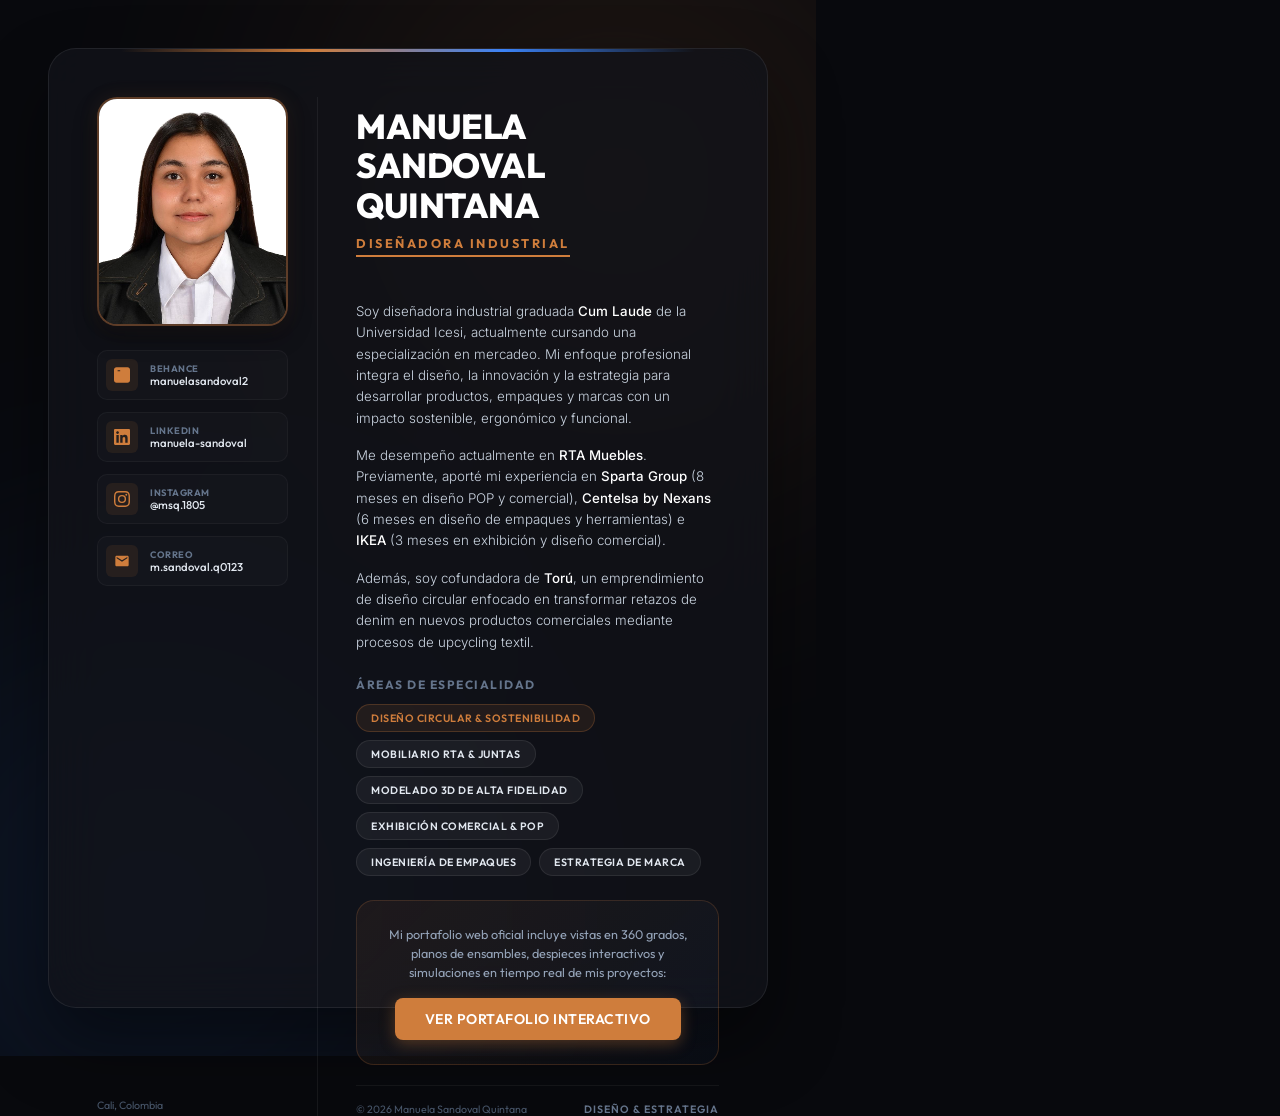
<file: pdf_template.html>
<!DOCTYPE html>
<html lang="es">
<head>
    <meta charset="UTF-8">
    <title>Manuela Sandoval Quintana - Portafolio</title>
    <!-- Google Fonts -->
    <link rel="preconnect" href="https://fonts.googleapis.com">
    <link rel="preconnect" href="https://fonts.gstatic.com" crossorigin>
    <link href="https://fonts.googleapis.com/css2?family=Inter:wght@300;400;500;600&family=Outfit:wght@400;500;600;700;800&display=swap" rel="stylesheet">
    <style>
        @page {
            size: Letter;
            margin: 0;
        }
        * {
            box-sizing: border-box;
            margin: 0;
            padding: 0;
        }
        body {
            width: 8.5in;
            height: 11in;
            font-family: 'Outfit', 'Inter', -apple-system, sans-serif;
            background-color: #08090d;
            color: #ffffff;
            display: flex;
            justify-content: center;
            align-items: center;
            -webkit-print-color-adjust: exact;
            print-color-adjust: exact;
            padding: 0.5in;
            position: relative;
            overflow: hidden;
        }

        /* Background glows for premium dark mode aesthetics */
        .glow-bg {
            position: absolute;
            top: 0;
            left: 0;
            width: 100%;
            height: 100%;
            z-index: 1;
            overflow: hidden;
            pointer-events: none;
        }
        .glow-sphere {
            position: absolute;
            width: 600px;
            height: 600px;
            border-radius: 50%;
            filter: blur(140px);
            opacity: 0.12;
        }
        .sphere-1 {
            background-color: #cf7d3c;
            top: -120px;
            right: -100px;
        }
        .sphere-2 {
            background-color: #3b82f6;
            bottom: -150px;
            left: -150px;
        }

        .card-container {
            width: 100%;
            height: 100%;
            background-color: rgba(18, 19, 26, 0.75);
            backdrop-filter: blur(25px);
            border: 1px solid rgba(255, 255, 255, 0.08);
            border-radius: 28px;
            padding: 0.5in;
            display: grid;
            grid-template-columns: 2.3in 1fr;
            gap: 0.4in;
            z-index: 2;
            box-shadow: 0 35px 70px rgba(0, 0, 0, 0.45);
            position: relative;
        }

        .card-container::before {
            content: '';
            position: absolute;
            top: 0;
            left: 10%;
            width: 80%;
            height: 3px;
            background: linear-gradient(90deg, transparent, #cf7d3c, #3b82f6, transparent);
        }

        /* Left Column: Visual Profile & Quick Links */
        .left-col {
            display: flex;
            flex-direction: column;
            justify-content: space-between;
            height: 100%;
            border-right: 1px solid rgba(255, 255, 255, 0.06);
            padding-right: 0.3in;
        }

        .profile-img-wrapper {
            width: 100%;
            aspect-ratio: 1/1.2;
            border-radius: 20px;
            overflow: hidden;
            border: 2px solid rgba(207, 125, 60, 0.4);
            box-shadow: 0 10px 25px rgba(0, 0, 0, 0.3), 0 0 20px rgba(207, 125, 60, 0.1);
            margin-bottom: 24px;
            background-color: #12131a;
        }

        .profile-img-wrapper img {
            width: 100%;
            height: 100%;
            object-fit: cover;
            filter: contrast(1.05) brightness(1.02);
        }

        .contact-list {
            display: flex;
            flex-direction: column;
            gap: 12px;
        }

        .contact-item {
            display: flex;
            align-items: center;
            gap: 12px;
            text-decoration: none;
            color: inherit;
            padding: 8px;
            border-radius: 10px;
            background: rgba(255, 255, 255, 0.02);
            border: 1px solid rgba(255, 255, 255, 0.04);
            transition: all 0.2s ease;
        }

        .contact-icon {
            width: 32px;
            height: 32px;
            border-radius: 6px;
            background-color: rgba(207, 125, 60, 0.1);
            display: flex;
            justify-content: center;
            align-items: center;
            flex-shrink: 0;
        }

        .contact-icon svg {
            width: 16px;
            height: 16px;
            fill: #cf7d3c;
        }

        .contact-details {
            display: flex;
            flex-direction: column;
            overflow: hidden;
        }

        .contact-label {
            font-size: 7pt;
            text-transform: uppercase;
            color: #64748b;
            font-weight: 700;
            letter-spacing: 0.5px;
        }

        .contact-val {
            font-size: 8.5pt;
            color: #e2e8f0;
            font-weight: 500;
            text-overflow: ellipsis;
            white-space: nowrap;
            overflow: hidden;
        }

        /* Right Column: Narrative & Focus Areas */
        .right-col {
            display: flex;
            flex-direction: column;
            justify-content: space-between;
            height: 100%;
            padding-top: 0.1in;
        }

        header {
            margin-bottom: 20px;
        }

        .name-title {
            font-size: 26pt;
            font-weight: 800;
            letter-spacing: -0.5px;
            line-height: 1.15;
            margin-bottom: 6px;
            background: linear-gradient(135deg, #ffffff 60%, #cbd5e1 100%);
            -webkit-background-clip: text;
            -webkit-text-fill-color: transparent;
        }

        .subtitle-badge {
            display: inline-block;
            font-size: 9.5pt;
            font-weight: 700;
            color: #cf7d3c;
            text-transform: uppercase;
            letter-spacing: 2.5px;
            border-bottom: 2px solid #cf7d3c;
            padding-bottom: 4px;
            margin-bottom: 24px;
        }

        .intro-p {
            font-family: 'Inter', sans-serif;
            font-size: 10pt;
            line-height: 1.6;
            color: #cbd5e1;
            margin-bottom: 16px;
            font-weight: 300;
        }

        .intro-p strong {
            color: #ffffff;
            font-weight: 500;
        }

        .experience-section {
            margin-bottom: 24px;
        }

        .section-h3 {
            font-size: 9pt;
            text-transform: uppercase;
            letter-spacing: 1.5px;
            color: #64748b;
            margin-bottom: 12px;
            font-weight: 700;
        }

        .focus-grid {
            display: flex;
            flex-wrap: wrap;
            gap: 8px;
            margin-bottom: 24px;
        }

        .focus-pill {
            font-size: 8pt;
            font-weight: 600;
            background-color: rgba(255, 255, 255, 0.05);
            border: 1px solid rgba(255, 255, 255, 0.08);
            color: #e2e8f0;
            padding: 6px 14px;
            border-radius: 20px;
            text-transform: uppercase;
            letter-spacing: 0.5px;
        }

        .focus-pill.highlight {
            background-color: rgba(207, 125, 60, 0.1);
            border-color: rgba(207, 125, 60, 0.25);
            color: #cf7d3c;
        }

        .cta-box {
            background: linear-gradient(135deg, rgba(207, 125, 60, 0.08) 0%, rgba(59, 130, 246, 0.04) 100%);
            border: 1px solid rgba(207, 125, 60, 0.2);
            border-radius: 18px;
            padding: 24px;
            text-align: center;
            margin-top: auto;
        }

        .cta-desc {
            font-size: 9.5pt;
            color: #94a3b8;
            margin-bottom: 16px;
            line-height: 1.5;
        }

        .cta-btn {
            display: inline-block;
            background: #cf7d3c;
            color: #ffffff;
            text-decoration: none;
            padding: 12px 30px;
            font-size: 10.5pt;
            font-weight: 600;
            border-radius: 8px;
            transition: all 0.2s ease;
            box-shadow: 0 4px 15px rgba(207, 125, 60, 0.35);
            text-transform: uppercase;
            letter-spacing: 0.5px;
        }

        footer {
            display: flex;
            justify-content: space-between;
            align-items: center;
            border-top: 1px solid rgba(255, 255, 255, 0.05);
            padding-top: 16px;
            margin-top: 20px;
        }

        .foot-copy {
            font-size: 8pt;
            color: #475569;
        }

        .foot-tag {
            font-size: 8pt;
            color: #64748b;
            font-weight: 600;
            text-transform: uppercase;
            letter-spacing: 1px;
        }

        /* Print adjustments */
        @media print {
            body {
                background-color: #08090d !important;
            }
            .card-container {
                background-color: #12131a !important;
                border: 1px solid rgba(255, 255, 255, 0.1) !important;
            }
            .cta-box {
                background-color: rgba(207, 125, 60, 0.12) !important;
            }
        }
    </style>
</head>
<body>

    <div class="glow-bg">
        <div class="glow-sphere sphere-1"></div>
        <div class="glow-sphere sphere-2"></div>
    </div>

    <div class="card-container">
        <!-- Left Side: Profile Photo & Channels -->
        <div class="left-col">
            <div>
                <div class="profile-img-wrapper">
                    <img src="images/MANUELA.jpeg" alt="Manuela Sandoval Quintana">
                </div>
                
                <div class="contact-list">
                    <!-- Behance -->
                    <a href="https://www.behance.net/manuelasandoval2" class="contact-item" target="_blank">
                        <div class="contact-icon">
                            <svg viewBox="0 0 24 24">
                                <path d="M8.228 15.01c.71 0 1.258-.204 1.637-.611.378-.407.568-.962.568-1.666 0-.693-.189-1.246-.568-1.656-.379-.41-.927-.614-1.637-.614H5.438v4.547h2.79zm-.27-6.242c.624 0 1.11-.167 1.458-.5.348-.334.522-.79.522-1.37 0-.584-.174-1.042-.522-1.375-.348-.333-.834-.5-1.458-.5H5.438v3.745h2.52zM0 4.295C0 2.213 1.626.5 3.667.5h16.666C22.374.5 24 2.213 24 4.295v15.41C24 21.787 22.374 23.5 20.333 23.5H3.667C1.626 23.5 0 21.787 0 19.705V4.295zm13.111 6.81c0 1.488-.363 2.684-1.088 3.585-.726.902-1.782 1.353-3.17 1.353H3.298V6.521h6.29c1.296 0 2.296.388 2.998 1.163.702.775 1.053 1.83 1.053 3.167v.254zm9.324-1.374c-.042-.647-.234-1.196-.576-1.644-.342-.448-.823-.672-1.442-.672-.556 0-1.01.19-1.36.568-.35.378-.564.912-.64 1.602l4.018.146zm1.144 1.306h-5.263c.049.778.292 1.376.73 1.794.437.418 1.01.627 1.717.627.994 0 1.73-.396 2.207-1.189l1.197.668c-.765 1.314-2.022 1.97-3.772 1.97-1.474 0-2.628-.485-3.463-1.455-.835-.97-1.253-2.288-1.253-3.953v-.376c0-1.682.42-3.003 1.259-3.963.839-.96 1.972-1.44 3.402-1.44 1.41 0 2.5.474 3.268 1.42.769.946 1.147 2.26 1.137 3.94l-.01.972zM21.94 8.016h-4.085v-.909H21.9v.909z"/>
                            </svg>
                        </div>
                        <div class="contact-details">
                            <span class="contact-label">Behance</span>
                            <span class="contact-val">manuelasandoval2</span>
                        </div>
                    </a>

                    <!-- LinkedIn -->
                    <a href="https://www.linkedin.com/in/manuela-sandoval-406426248/" class="contact-item" target="_blank">
                        <div class="contact-icon">
                            <svg viewBox="0 0 24 24">
                                <path d="M22.23 0H1.77C.8 0 0 .77 0 1.72v20.56C0 23.23.8 24 1.77 24h20.46c.98 0 1.77-.77 1.77-1.72V1.72C24 .77 23.2 0 22.23 0zM7.12 20.45H3.56V9h3.56v11.45zM5.34 7.43c-1.14 0-2.06-.92-2.06-2.06 0-1.14.92-2.06 2.06-2.06 1.14 0 2.06.92 2.06 2.06 0 1.14-.92 2.06-2.06 2.06zM20.45 20.45h-3.56v-5.57c0-1.33-.02-3.05-1.86-3.05-1.86 0-2.14 1.45-2.14 2.95v5.67h-3.56V9h3.42v1.56h.05c.48-.9 1.64-1.85 3.37-1.85 3.6 0 4.27 2.37 4.27 5.45v6.29z"/>
                            </svg>
                        </div>
                        <div class="contact-details">
                            <span class="contact-label">LinkedIn</span>
                            <span class="contact-val">manuela-sandoval</span>
                        </div>
                    </a>

                    <!-- Instagram -->
                    <a href="https://www.instagram.com/msq.1805?igsh=eTg1dTg1NnRucGZ3&utm_source=qr" class="contact-item" target="_blank">
                        <div class="contact-icon">
                            <svg viewBox="0 0 24 24">
                                <path d="M12 2.163c3.204 0 3.584.012 4.85.07 3.252.148 4.771 1.691 4.919 4.919.058 1.265.069 1.645.069 4.849 0 3.205-.012 3.584-.069 4.849-.149 3.225-1.664 4.771-4.919 4.919-1.266.058-1.644.07-4.85.07-3.204 0-3.584-.012-4.849-.07-3.26-.149-4.771-1.699-4.919-4.92-.058-1.265-.07-1.644-.07-4.849 0-3.204.013-3.583.07-4.849.149-3.227 1.664-4.771 4.919-4.919 1.266-.057 1.645-.069 4.849-.069zM12 0C8.741 0 8.333.014 7.053.072 2.695.272.273 2.69.073 7.051.014 8.333 0 8.741 0 12c0 3.259.014 3.668.072 4.948.2 4.358 2.618 6.78 6.98 6.98 1.281.058 1.689.072 4.948.072 3.259 0 3.668-.014 4.948-.072 4.354-.2 6.782-2.618 6.979-6.98.059-1.28.073-1.689.073-4.948 0-3.259-.014-3.667-.072-4.947-.196-4.354-2.617-6.78-6.979-6.98C15.668.014 15.259 0 12 0zm0 5.838a6.162 6.162 0 1 0 0 12.324 6.162 6.162 0 0 0 0-12.324zM12 16a4 4 0 1 1 0-8 4 4 0 0 1 0 8zm6.406-11.845a1.44 1.44 0 1 0 0 2.881 1.44 1.44 0 0 0 0-2.881z"/>
                            </svg>
                        </div>
                        <div class="contact-details">
                            <span class="contact-label">Instagram</span>
                            <span class="contact-val">@msq.1805</span>
                        </div>
                    </a>

                    <!-- Correo -->
                    <a href="mailto:m.sandoval.q0123@gmail.com" class="contact-item" target="_blank">
                        <div class="contact-icon">
                            <svg viewBox="0 0 24 24">
                                <path d="M20 4H4c-1.1 0-1.99.9-1.99 2L2 18c0 1.1.9 2 2 2h16c1.1 0 2-.9 2-2V6c0-1.1-.9-2-2-2zm0 4l-8 5-8-5V6l8 5 8-5v2z"/>
                            </svg>
                        </div>
                        <div class="contact-details">
                            <span class="contact-label">Correo</span>
                            <span class="contact-val">m.sandoval.q0123</span>
                        </div>
                    </a>
                </div>
            </div>

            <!-- Footer Details -->
            <div style="font-size: 8pt; color: #475569; padding-bottom: 4px;">
                Cali, Colombia
            </div>
        </div>

        <!-- Right Side: Presentation & Description -->
        <div class="right-col">
            <div>
                <header>
                    <h1 class="name-title">MANUELA SANDOVAL QUINTANA</h1>
                    <div class="subtitle-badge">Diseñadora Industrial</div>
                </header>

                <div class="experience-section">
                    <p class="intro-p">
                        Soy diseñadora industrial graduada <strong>Cum Laude</strong> de la Universidad Icesi, actualmente cursando una especialización en mercadeo. Mi enfoque profesional integra el diseño, la innovación y la estrategia para desarrollar productos, empaques y marcas con un impacto sostenible, ergonómico y funcional.
                    </p>
                    <p class="intro-p">
                        Me desempeño actualmente en <strong>RTA Muebles</strong>. Previamente, aporté mi experiencia en <strong>Sparta Group</strong> (8 meses en diseño POP y comercial), <strong>Centelsa by Nexans</strong> (6 meses en diseño de empaques y herramientas) e <strong>IKEA</strong> (3 meses en exhibición y diseño comercial).
                    </p>
                    <p class="intro-p">
                        Además, soy cofundadora de <strong>Torú</strong>, un emprendimiento de diseño circular enfocado en transformar retazos de denim en nuevos productos comerciales mediante procesos de upcycling textil.
                    </p>
                </div>

                <h3 class="section-h3">Áreas de Especialidad</h3>
                <div class="focus-grid">
                    <span class="focus-pill highlight">Diseño Circular & Sostenibilidad</span>
                    <span class="focus-pill">Mobiliario RTA & Juntas</span>
                    <span class="focus-pill">Modelado 3D de Alta Fidelidad</span>
                    <span class="focus-pill">Exhibición Comercial & POP</span>
                    <span class="focus-pill">Ingeniería de Empaques</span>
                    <span class="focus-pill">Estrategia de Marca</span>
                </div>
            </div>

            <!-- Interactive Portfolio Call to Action -->
            <div>
                <div class="cta-box">
                    <p class="cta-desc">
                        Mi portafolio web oficial incluye vistas en 360 grados, planos de ensambles, despieces interactivos y simulaciones en tiempo real de mis proyectos:
                    </p>
                    <a href="https://msandovalq0123-del.github.io/portafolio_Manuela_Sandoval_Quintana/" class="cta-btn" target="_blank">Ver Portafolio Interactivo</a>
                </div>

                <footer>
                    <span class="foot-copy">&copy; 2026 Manuela Sandoval Quintana</span>
                    <span class="foot-tag">Diseño & Estrategia</span>
                </footer>
            </div>
        </div>
    </div>

</body>
</html>
</file>
